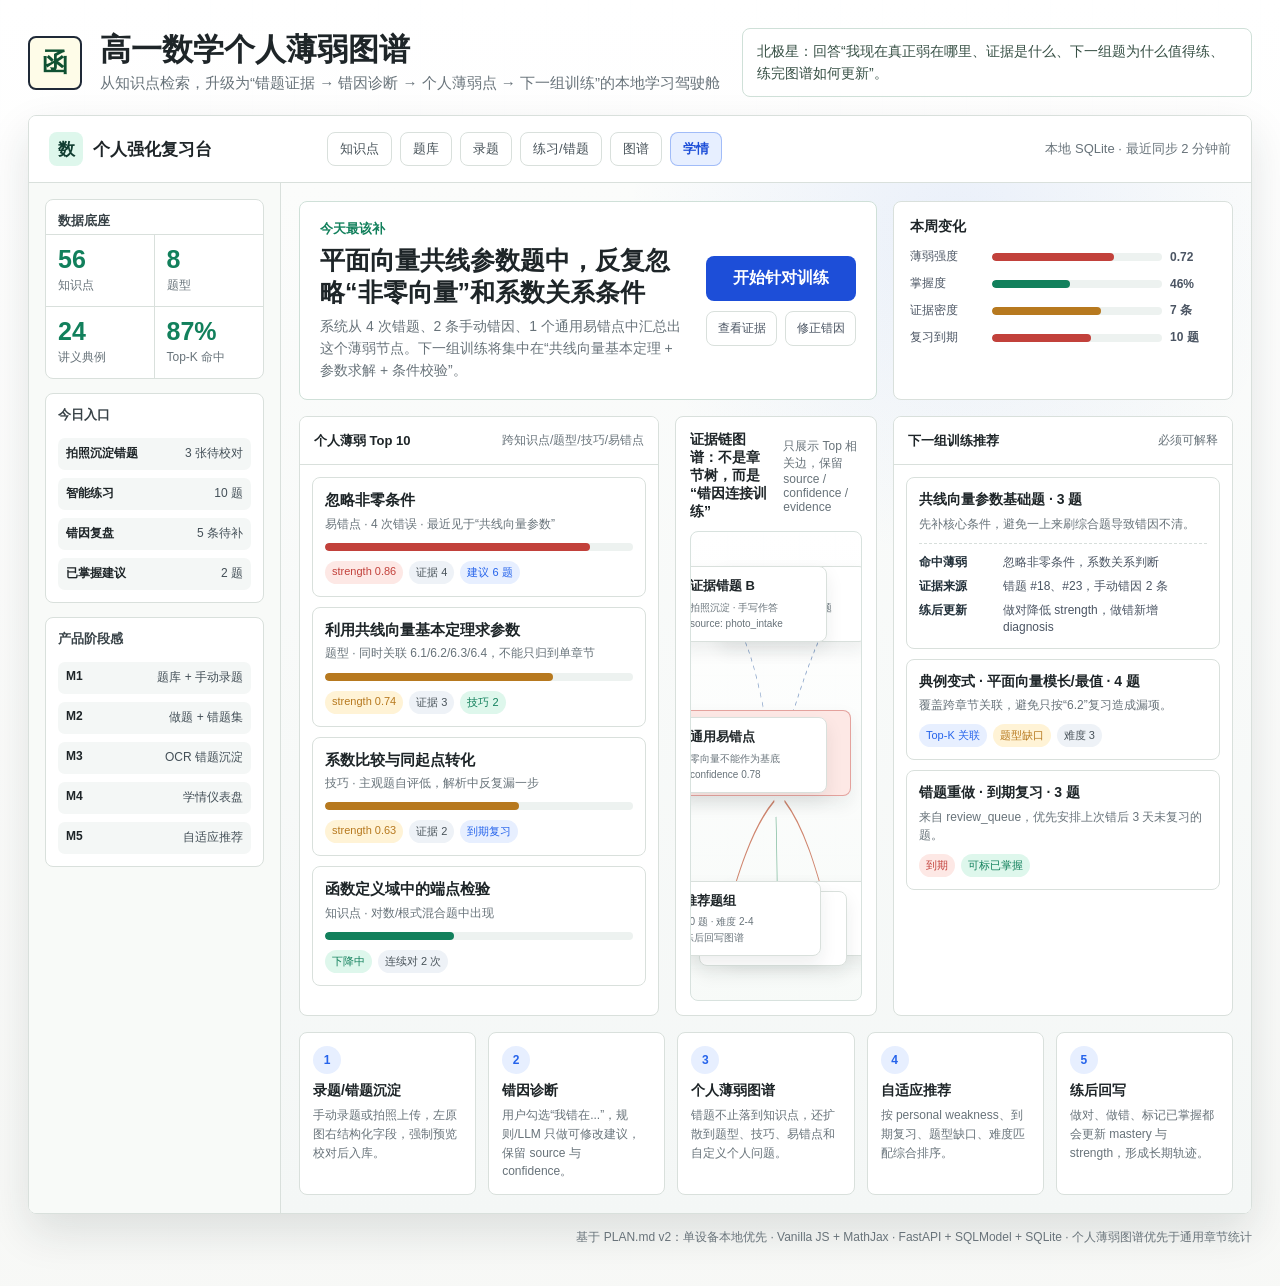
<file: artifacts/product-vision.html>
<!doctype html>
<html lang="zh-CN">
  <head>
    <meta charset="utf-8" />
    <meta name="viewport" content="width=device-width, initial-scale=1" />
    <title>数学个人薄弱图谱产品视觉图</title>
    <style>
      :root {
        --paper: #f7f8f6;
        --ink: #1e2528;
        --muted: #68737a;
        --line: #d9e0dc;
        --panel: #ffffff;
        --panel-soft: #f4f7f6;
        --blue: #2563eb;
        --blue-soft: #e7efff;
        --green: #12805c;
        --green-soft: #def7ec;
        --amber: #b7791f;
        --amber-soft: #fff3d6;
        --red: #c2413b;
        --red-soft: #fde8e5;
        --violet: #6d5bd0;
        --violet-soft: #efeafd;
        --shadow: 0 18px 44px rgba(28, 38, 44, 0.12);
      }

      * {
        box-sizing: border-box;
      }

      body {
        margin: 0;
        color: var(--ink);
        background:
          linear-gradient(180deg, rgba(255, 255, 255, 0.92), rgba(247, 248, 246, 0.96)),
          repeating-linear-gradient(90deg, rgba(37, 99, 235, 0.04) 0 1px, transparent 1px 42px);
        font-family: -apple-system, BlinkMacSystemFont, "Segoe UI", "PingFang SC", "Microsoft YaHei", sans-serif;
      }

      .sheet {
        width: min(1600px, 100%);
        margin: 0 auto;
        padding: 28px;
      }

      .titlebar {
        display: grid;
        grid-template-columns: auto 1fr auto;
        gap: 18px;
        align-items: center;
        margin-bottom: 18px;
      }

      .mark {
        display: grid;
        place-items: center;
        width: 54px;
        height: 54px;
        border: 2px solid #1f2937;
        border-radius: 8px;
        color: #0f5132;
        background: #fefce8;
        font-size: 26px;
        font-weight: 850;
      }

      .titlebar h1 {
        margin: 0;
        font-size: 31px;
        line-height: 1.18;
        letter-spacing: 0;
      }

      .titlebar p {
        margin: 6px 0 0;
        color: var(--muted);
        font-size: 15px;
      }

      .north-star {
        max-width: 510px;
        padding: 12px 14px;
        border: 1px solid #cfe0d8;
        border-radius: 8px;
        background: rgba(255, 255, 255, 0.82);
        color: #375045;
        font-size: 14px;
        line-height: 1.55;
      }

      .app-frame {
        overflow: hidden;
        border: 1px solid var(--line);
        border-radius: 8px;
        background: rgba(255, 255, 255, 0.96);
        box-shadow: var(--shadow);
      }

      .app-top {
        display: grid;
        grid-template-columns: 260px 1fr auto;
        gap: 18px;
        align-items: center;
        padding: 16px 20px;
        border-bottom: 1px solid var(--line);
        background: rgba(255, 255, 255, 0.94);
      }

      .product-name {
        display: flex;
        align-items: center;
        gap: 10px;
        font-size: 17px;
        font-weight: 800;
      }

      .mini-mark {
        display: grid;
        place-items: center;
        width: 34px;
        height: 34px;
        border-radius: 8px;
        color: #103d31;
        background: var(--green-soft);
      }

      .tabs {
        display: flex;
        flex-wrap: wrap;
        gap: 8px;
      }

      .tab {
        min-height: 34px;
        padding: 7px 12px;
        border: 1px solid var(--line);
        border-radius: 8px;
        background: #fff;
        color: #48535a;
        font-size: 13px;
      }

      .tab.active {
        border-color: rgba(37, 99, 235, 0.36);
        background: var(--blue-soft);
        color: #1d4ed8;
        font-weight: 700;
      }

      .sync {
        color: var(--muted);
        font-size: 13px;
        white-space: nowrap;
      }

      .app-body {
        display: grid;
        grid-template-columns: 252px minmax(0, 1fr);
        min-height: 890px;
      }

      .rail {
        border-right: 1px solid var(--line);
        background: #f8faf8;
        padding: 16px;
      }

      .rail-section {
        margin-bottom: 14px;
        border: 1px solid var(--line);
        border-radius: 8px;
        background: #fff;
      }

      .rail-section h2,
      .panel h2,
      .panel h3 {
        margin: 0;
        font-size: 13px;
        letter-spacing: 0;
      }

      .rail-section h2 {
        padding: 12px 12px 4px;
        color: #384247;
      }

      .metric-grid {
        display: grid;
        grid-template-columns: 1fr 1fr;
      }

      .metric {
        padding: 12px;
        border-top: 1px solid var(--line);
      }

      .metric:nth-child(odd) {
        border-right: 1px solid var(--line);
      }

      .metric strong {
        display: block;
        color: var(--green);
        font-size: 25px;
        line-height: 1;
      }

      .metric span {
        display: block;
        margin-top: 5px;
        color: var(--muted);
        font-size: 12px;
      }

      .rail-list {
        display: grid;
        gap: 8px;
        padding: 10px 12px 12px;
      }

      .rail-item {
        display: flex;
        justify-content: space-between;
        gap: 10px;
        min-height: 32px;
        padding: 7px 8px;
        border-radius: 7px;
        background: var(--panel-soft);
        color: #445058;
        font-size: 12px;
      }

      .rail-item b {
        color: var(--ink);
      }

      .workspace {
        padding: 18px;
        background:
          radial-gradient(circle at 70% 4%, rgba(37, 99, 235, 0.08), transparent 28%),
          linear-gradient(180deg, #fbfcfb, #f4f7f6);
      }

      .hero-grid {
        display: grid;
        grid-template-columns: minmax(0, 1.2fr) 340px;
        gap: 16px;
        margin-bottom: 16px;
      }

      .focus {
        display: grid;
        grid-template-columns: 1fr auto;
        gap: 18px;
        align-items: center;
        padding: 18px 20px;
        border: 1px solid #cfe0d8;
        border-radius: 8px;
        background: #fff;
      }

      .focus small {
        display: block;
        margin-bottom: 6px;
        color: var(--green);
        font-weight: 800;
      }

      .focus h2 {
        margin: 0;
        font-size: 25px;
        line-height: 1.28;
        letter-spacing: 0;
      }

      .focus p {
        margin: 8px 0 0;
        color: var(--muted);
        font-size: 14px;
        line-height: 1.55;
      }

      .primary-action {
        min-width: 150px;
        padding: 12px 14px;
        border: 0;
        border-radius: 8px;
        background: #1d4ed8;
        color: #fff;
        font-weight: 750;
        text-align: center;
      }

      .secondary-actions {
        display: grid;
        grid-template-columns: 1fr 1fr;
        gap: 8px;
        margin-top: 10px;
      }

      .secondary-actions span {
        padding: 8px;
        border: 1px solid var(--line);
        border-radius: 8px;
        background: #fff;
        color: #4b5563;
        font-size: 12px;
        text-align: center;
      }

      .status-card {
        padding: 16px;
        border: 1px solid var(--line);
        border-radius: 8px;
        background: #fff;
      }

      .status-card h2 {
        margin: 0 0 12px;
        font-size: 14px;
      }

      .trend-row {
        display: grid;
        grid-template-columns: 74px 1fr 46px;
        gap: 8px;
        align-items: center;
        margin-top: 10px;
        color: #4b5563;
        font-size: 12px;
      }

      .bar {
        overflow: hidden;
        height: 8px;
        border-radius: 99px;
        background: #edf2f0;
      }

      .bar i {
        display: block;
        height: 100%;
        border-radius: inherit;
      }

      .red-bar {
        background: var(--red);
      }

      .amber-bar {
        background: var(--amber);
      }

      .green-bar {
        background: var(--green);
      }

      .main-grid {
        display: grid;
        grid-template-columns: 360px minmax(0, 1fr) 340px;
        gap: 16px;
      }

      .panel {
        border: 1px solid var(--line);
        border-radius: 8px;
        background: rgba(255, 255, 255, 0.98);
        overflow: hidden;
      }

      .panel-head {
        display: flex;
        justify-content: space-between;
        gap: 12px;
        align-items: center;
        min-height: 48px;
        padding: 13px 14px;
        border-bottom: 1px solid var(--line);
        background: #fff;
      }

      .panel-head span {
        color: var(--muted);
        font-size: 12px;
      }

      .weak-list {
        display: grid;
        gap: 10px;
        padding: 12px;
      }

      .weak-card {
        padding: 12px;
        border: 1px solid var(--line);
        border-radius: 8px;
        background: #fff;
      }

      .weak-card strong {
        display: block;
        font-size: 15px;
        line-height: 1.35;
      }

      .weak-card p {
        margin: 5px 0 10px;
        color: var(--muted);
        font-size: 12px;
        line-height: 1.45;
      }

      .chips {
        display: flex;
        flex-wrap: wrap;
        gap: 6px;
      }

      .chip {
        padding: 4px 7px;
        border-radius: 999px;
        background: #eef2f7;
        color: #49535a;
        font-size: 11px;
      }

      .chip.red {
        background: var(--red-soft);
        color: var(--red);
      }

      .chip.amber {
        background: var(--amber-soft);
        color: var(--amber);
      }

      .chip.blue {
        background: var(--blue-soft);
        color: var(--blue);
      }

      .chip.green {
        background: var(--green-soft);
        color: var(--green);
      }

      .graph-panel {
        position: relative;
        min-height: 530px;
        padding: 14px;
      }

      .graph-title {
        display: flex;
        justify-content: space-between;
        gap: 16px;
        align-items: center;
        margin-bottom: 10px;
      }

      .graph-title h2 {
        font-size: 14px;
      }

      .graph-title span {
        color: var(--muted);
        font-size: 12px;
      }

      .graph-board {
        position: relative;
        height: 470px;
        border: 1px solid #d8e2de;
        border-radius: 8px;
        background:
          linear-gradient(180deg, rgba(255, 255, 255, 0.92), rgba(247, 250, 248, 0.96)),
          repeating-linear-gradient(0deg, rgba(18, 128, 92, 0.05) 0 1px, transparent 1px 36px),
          repeating-linear-gradient(90deg, rgba(37, 99, 235, 0.04) 0 1px, transparent 1px 36px);
        overflow: hidden;
      }

      .edge-layer {
        position: absolute;
        inset: 0;
        width: 100%;
        height: 100%;
      }

      .node {
        position: absolute;
        width: 148px;
        min-height: 68px;
        padding: 10px;
        border: 1px solid var(--line);
        border-radius: 8px;
        background: #fff;
        box-shadow: 0 8px 18px rgba(28, 38, 44, 0.08);
        font-size: 12px;
        line-height: 1.35;
      }

      .node b {
        display: block;
        margin-bottom: 4px;
        font-size: 13px;
      }

      .node small {
        color: var(--muted);
      }

      .node.center {
        width: 178px;
        min-height: 86px;
        border-color: rgba(194, 65, 59, 0.42);
        background: var(--red-soft);
      }

      .node.center b {
        color: var(--red);
      }

      .n1 { left: 28px; top: 34px; }
      .n2 { right: 34px; top: 34px; }
      .n3 { left: 42%; top: 178px; transform: translateX(-50%); }
      .n4 { right: 34px; top: 185px; }
      .n5 { left: 36px; bottom: 44px; }
      .n6 { left: 48%; bottom: 34px; transform: translateX(-50%); }
      .n7 { right: 40px; bottom: 44px; }

      .recommend-list {
        display: grid;
        gap: 10px;
        padding: 12px;
      }

      .rec-card {
        padding: 12px;
        border: 1px solid var(--line);
        border-radius: 8px;
        background: #fff;
      }

      .rec-card strong {
        display: block;
        margin-bottom: 6px;
        font-size: 14px;
        line-height: 1.35;
      }

      .rec-card p {
        margin: 0 0 10px;
        color: var(--muted);
        font-size: 12px;
        line-height: 1.5;
      }

      .explain {
        display: grid;
        gap: 7px;
        padding-top: 10px;
        border-top: 1px dashed #d7dedb;
      }

      .explain div {
        display: grid;
        grid-template-columns: 76px 1fr;
        gap: 8px;
        color: #4b5563;
        font-size: 12px;
        line-height: 1.4;
      }

      .explain b {
        color: #22303a;
      }

      .workflow {
        display: grid;
        grid-template-columns: repeat(5, 1fr);
        gap: 12px;
        margin-top: 16px;
      }

      .step {
        min-height: 126px;
        padding: 13px;
        border: 1px solid var(--line);
        border-radius: 8px;
        background: #fff;
      }

      .step-num {
        display: grid;
        place-items: center;
        width: 28px;
        height: 28px;
        margin-bottom: 8px;
        border-radius: 999px;
        background: var(--blue-soft);
        color: var(--blue);
        font-size: 12px;
        font-weight: 850;
      }

      .step strong {
        display: block;
        margin-bottom: 6px;
        font-size: 14px;
      }

      .step p {
        margin: 0;
        color: var(--muted);
        font-size: 12px;
        line-height: 1.55;
      }

      .footnote {
        margin-top: 14px;
        color: var(--muted);
        font-size: 12px;
        line-height: 1.5;
        text-align: right;
      }

      @media (max-width: 1100px) {
        .titlebar,
        .app-top,
        .app-body,
        .hero-grid,
        .main-grid,
        .workflow {
          grid-template-columns: 1fr;
        }

        .rail {
          border-right: 0;
          border-bottom: 1px solid var(--line);
        }

        .graph-board {
          height: 560px;
        }
      }
    </style>
  </head>
  <body>
    <main class="sheet">
      <header class="titlebar">
        <div class="mark">函</div>
        <div>
          <h1>高一数学个人薄弱图谱</h1>
          <p>从知识点检索，升级为“错题证据 → 错因诊断 → 个人薄弱点 → 下一组训练”的本地学习驾驶舱</p>
        </div>
        <div class="north-star">
          北极星：回答“我现在真正弱在哪里、证据是什么、下一组题为什么值得练、练完图谱如何更新”。
        </div>
      </header>

      <section class="app-frame" aria-label="产品主屏视觉稿">
        <div class="app-top">
          <div class="product-name">
            <span class="mini-mark">数</span>
            个人强化复习台
          </div>
          <nav class="tabs" aria-label="主导航">
            <span class="tab">知识点</span>
            <span class="tab">题库</span>
            <span class="tab">录题</span>
            <span class="tab">练习/错题</span>
            <span class="tab">图谱</span>
            <span class="tab active">学情</span>
          </nav>
          <div class="sync">本地 SQLite · 最近同步 2 分钟前</div>
        </div>

        <div class="app-body">
          <aside class="rail" aria-label="侧边概览">
            <section class="rail-section">
              <h2>数据底座</h2>
              <div class="metric-grid">
                <div class="metric"><strong>56</strong><span>知识点</span></div>
                <div class="metric"><strong>8</strong><span>题型</span></div>
                <div class="metric"><strong>24</strong><span>讲义典例</span></div>
                <div class="metric"><strong>87%</strong><span>Top-K 命中</span></div>
              </div>
            </section>

            <section class="rail-section">
              <h2>今日入口</h2>
              <div class="rail-list">
                <div class="rail-item"><b>拍照沉淀错题</b><span>3 张待校对</span></div>
                <div class="rail-item"><b>智能练习</b><span>10 题</span></div>
                <div class="rail-item"><b>错因复盘</b><span>5 条待补</span></div>
                <div class="rail-item"><b>已掌握建议</b><span>2 题</span></div>
              </div>
            </section>

            <section class="rail-section">
              <h2>产品阶段感</h2>
              <div class="rail-list">
                <div class="rail-item"><b>M1</b><span>题库 + 手动录题</span></div>
                <div class="rail-item"><b>M2</b><span>做题 + 错题集</span></div>
                <div class="rail-item"><b>M3</b><span>OCR 错题沉淀</span></div>
                <div class="rail-item"><b>M4</b><span>学情仪表盘</span></div>
                <div class="rail-item"><b>M5</b><span>自适应推荐</span></div>
              </div>
            </section>
          </aside>

          <section class="workspace">
            <div class="hero-grid">
              <section class="focus">
                <div>
                  <small>今天最该补</small>
                  <h2>平面向量共线参数题中，反复忽略“非零向量”和系数关系条件</h2>
                  <p>系统从 4 次错题、2 条手动错因、1 个通用易错点中汇总出这个薄弱节点。下一组训练将集中在“共线向量基本定理 + 参数求解 + 条件校验”。</p>
                </div>
                <div>
                  <div class="primary-action">开始针对训练</div>
                  <div class="secondary-actions">
                    <span>查看证据</span>
                    <span>修正错因</span>
                  </div>
                </div>
              </section>

              <section class="status-card">
                <h2>本周变化</h2>
                <div class="trend-row"><span>薄弱强度</span><div class="bar"><i class="red-bar" style="width: 72%"></i></div><b>0.72</b></div>
                <div class="trend-row"><span>掌握度</span><div class="bar"><i class="green-bar" style="width: 46%"></i></div><b>46%</b></div>
                <div class="trend-row"><span>证据密度</span><div class="bar"><i class="amber-bar" style="width: 64%"></i></div><b>7 条</b></div>
                <div class="trend-row"><span>复习到期</span><div class="bar"><i class="red-bar" style="width: 58%"></i></div><b>10 题</b></div>
              </section>
            </div>

            <div class="main-grid">
              <section class="panel">
                <div class="panel-head">
                  <h2>个人薄弱 Top 10</h2>
                  <span>跨知识点/题型/技巧/易错点</span>
                </div>
                <div class="weak-list">
                  <article class="weak-card">
                    <strong>忽略非零条件</strong>
                    <p>易错点 · 4 次错误 · 最近见于“共线向量参数”</p>
                    <div class="bar"><i class="red-bar" style="width: 86%"></i></div>
                    <div class="chips" style="margin-top:10px"><span class="chip red">strength 0.86</span><span class="chip">证据 4</span><span class="chip blue">建议 6 题</span></div>
                  </article>

                  <article class="weak-card">
                    <strong>利用共线向量基本定理求参数</strong>
                    <p>题型 · 同时关联 6.1/6.2/6.3/6.4，不能只归到单章节</p>
                    <div class="bar"><i class="amber-bar" style="width: 74%"></i></div>
                    <div class="chips" style="margin-top:10px"><span class="chip amber">strength 0.74</span><span class="chip">证据 3</span><span class="chip green">技巧 2</span></div>
                  </article>

                  <article class="weak-card">
                    <strong>系数比较与同起点转化</strong>
                    <p>技巧 · 主观题自评低，解析中反复漏一步</p>
                    <div class="bar"><i class="amber-bar" style="width: 63%"></i></div>
                    <div class="chips" style="margin-top:10px"><span class="chip amber">strength 0.63</span><span class="chip">证据 2</span><span class="chip blue">到期复习</span></div>
                  </article>

                  <article class="weak-card">
                    <strong>函数定义域中的端点检验</strong>
                    <p>知识点 · 对数/根式混合题中出现</p>
                    <div class="bar"><i class="green-bar" style="width: 42%"></i></div>
                    <div class="chips" style="margin-top:10px"><span class="chip green">下降中</span><span class="chip">连续对 2 次</span></div>
                  </article>
                </div>
              </section>

              <section class="panel graph-panel">
                <div class="graph-title">
                  <h2>证据链图谱：不是章节树，而是“错因连接训练”</h2>
                  <span>只展示 Top 相关边，保留 source / confidence / evidence</span>
                </div>
                <div class="graph-board">
                  <svg class="edge-layer" viewBox="0 0 600 470" preserveAspectRatio="none" aria-hidden="true">
                    <path d="M115 80 C210 95 250 170 285 220" fill="none" stroke="#8aa4c9" stroke-width="2" stroke-dasharray="6 6" />
                    <path d="M500 82 C420 120 375 170 310 225" fill="none" stroke="#8aa4c9" stroke-width="2" stroke-dasharray="6 6" />
                    <path d="M294 270 C205 300 155 355 112 397" fill="none" stroke="#d08770" stroke-width="2.5" />
                    <path d="M330 270 C410 300 452 350 500 398" fill="none" stroke="#d08770" stroke-width="2.5" />
                    <path d="M330 250 C410 242 455 238 500 230" fill="none" stroke="#7cb99b" stroke-width="2.5" />
                    <path d="M300 286 C305 340 305 374 305 406" fill="none" stroke="#7cb99b" stroke-width="2.5" />
                  </svg>
                  <div class="node n1"><b>证据错题 A</b><small>2026 春季月考第 12 题<br />source: practice</small></div>
                  <div class="node n2"><b>证据错题 B</b><small>拍照沉淀 · 手写作答<br />source: photo_intake</small></div>
                  <div class="node center n3"><b>个人薄弱点</b><small>忽略非零条件<br />strength 0.86 · evidence 4</small></div>
                  <div class="node n4"><b>通用易错点</b><small>零向量不能作为基底<br />confidence 0.78</small></div>
                  <div class="node n5"><b>知识点</b><small>6.2 平面向量基本定理<br />weight 0.62</small></div>
                  <div class="node n6"><b>解题技巧</b><small>系数比较 · 同起点转化<br />weight 0.74</small></div>
                  <div class="node n7"><b>推荐题组</b><small>10 题 · 难度 2-4<br />练后回写图谱</small></div>
                </div>
              </section>

              <section class="panel">
                <div class="panel-head">
                  <h2>下一组训练推荐</h2>
                  <span>必须可解释</span>
                </div>
                <div class="recommend-list">
                  <article class="rec-card">
                    <strong>共线向量参数基础题 · 3 题</strong>
                    <p>先补核心条件，避免一上来刷综合题导致错因不清。</p>
                    <div class="explain">
                      <div><b>命中薄弱</b><span>忽略非零条件，系数关系判断</span></div>
                      <div><b>证据来源</b><span>错题 #18、#23，手动错因 2 条</span></div>
                      <div><b>练后更新</b><span>做对降低 strength，做错新增 diagnosis</span></div>
                    </div>
                  </article>

                  <article class="rec-card">
                    <strong>典例变式 · 平面向量模长/最值 · 4 题</strong>
                    <p>覆盖跨章节关联，避免只按“6.2”复习造成漏项。</p>
                    <div class="chips"><span class="chip blue">Top-K 关联</span><span class="chip amber">题型缺口</span><span class="chip">难度 3</span></div>
                  </article>

                  <article class="rec-card">
                    <strong>错题重做 · 到期复习 · 3 题</strong>
                    <p>来自 review_queue，优先安排上次错后 3 天未复习的题。</p>
                    <div class="chips"><span class="chip red">到期</span><span class="chip green">可标已掌握</span></div>
                  </article>
                </div>
              </section>
            </div>

            <section class="workflow" aria-label="核心流程">
              <article class="step">
                <span class="step-num">1</span>
                <strong>录题/错题沉淀</strong>
                <p>手动录题或拍照上传，左原图右结构化字段，强制预览校对后入库。</p>
              </article>
              <article class="step">
                <span class="step-num">2</span>
                <strong>错因诊断</strong>
                <p>用户勾选“我错在...”，规则/LLM 只做可修改建议，保留 source 与 confidence。</p>
              </article>
              <article class="step">
                <span class="step-num">3</span>
                <strong>个人薄弱图谱</strong>
                <p>错题不止落到知识点，还扩散到题型、技巧、易错点和自定义个人问题。</p>
              </article>
              <article class="step">
                <span class="step-num">4</span>
                <strong>自适应推荐</strong>
                <p>按 personal weakness、到期复习、题型缺口、难度匹配综合排序。</p>
              </article>
              <article class="step">
                <span class="step-num">5</span>
                <strong>练后回写</strong>
                <p>做对、做错、标记已掌握都会更新 mastery 与 strength，形成长期轨迹。</p>
              </article>
            </section>
          </section>
        </div>
      </section>

      <p class="footnote">基于 PLAN.md v2：单设备本地优先 · Vanilla JS + MathJax · FastAPI + SQLModel + SQLite · 个人薄弱图谱优先于通用章节统计</p>
    </main>
  </body>
</html>
</file>
